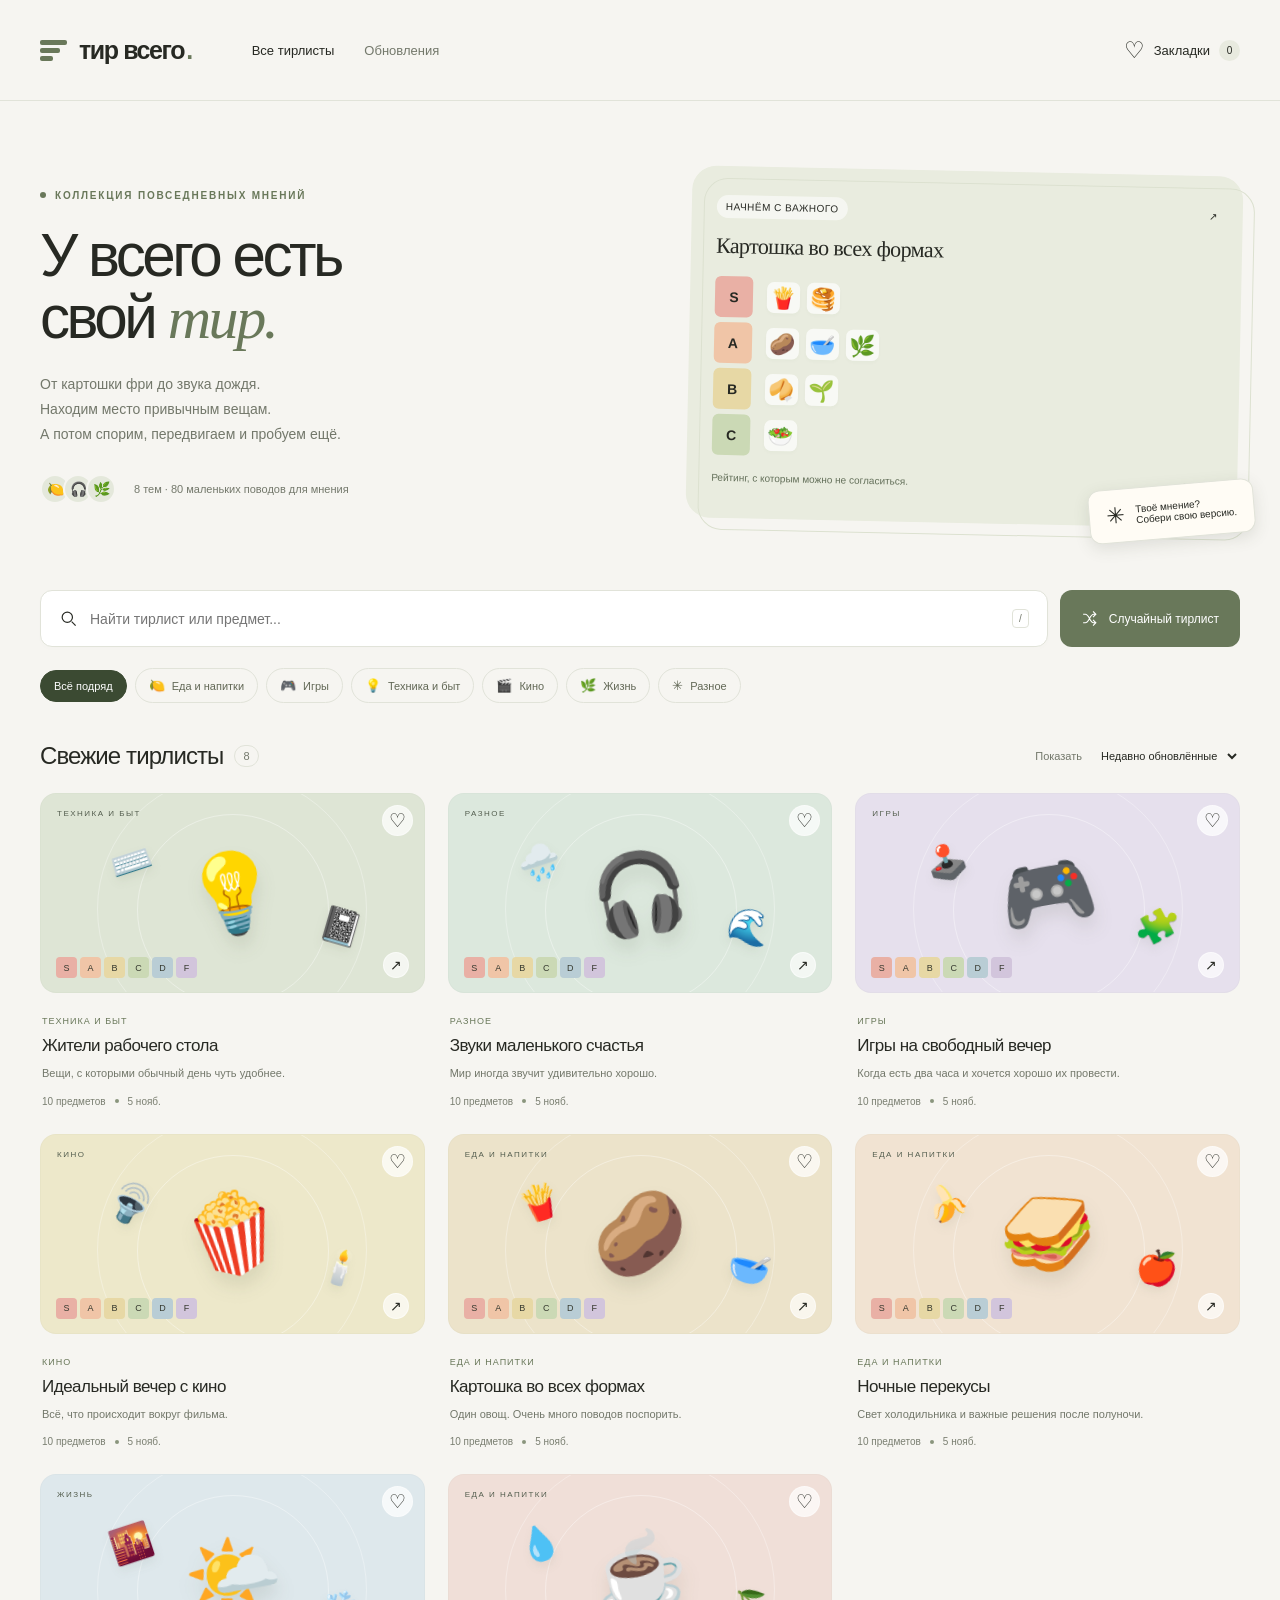
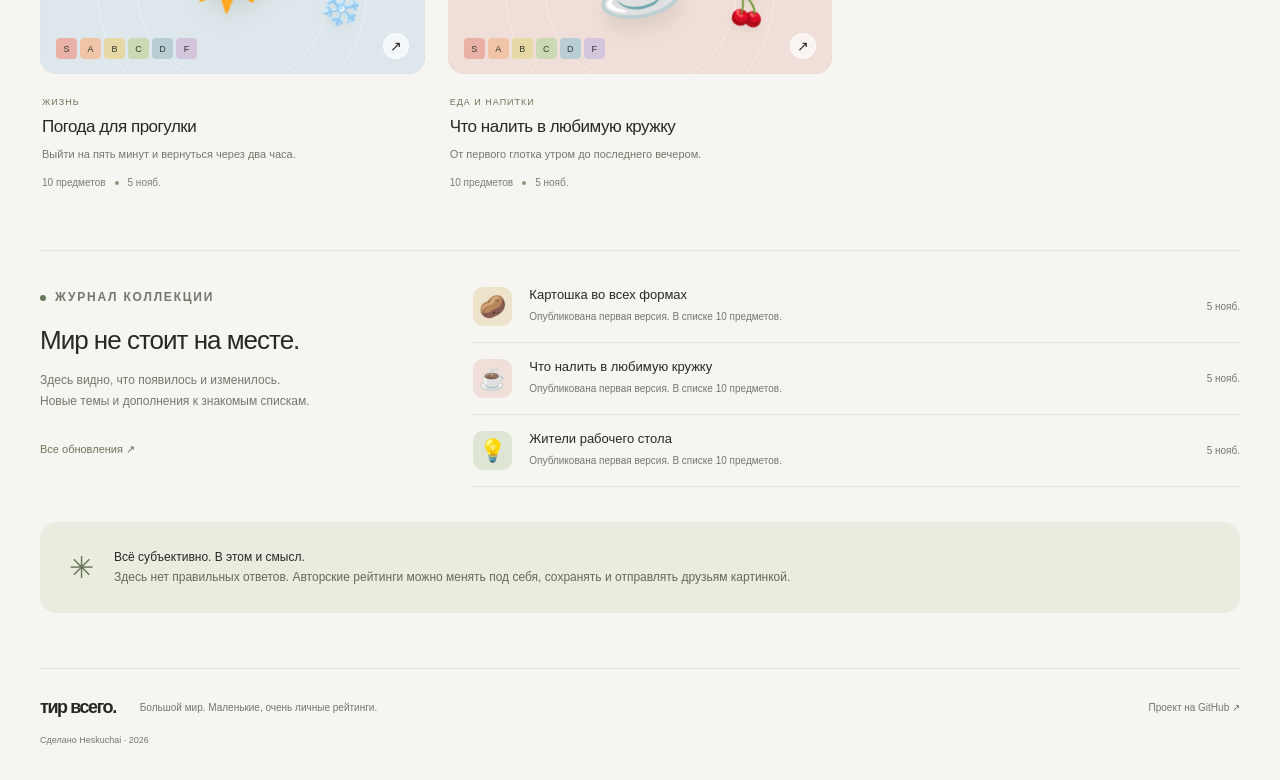
<file: docs/index.html>
<!doctype html>
<html lang="ru">
<head>
  <meta charset="UTF-8">
  <meta name="viewport" content="width=device-width,initial-scale=1">
  <meta name="theme-color" content="#f6f5f1">
  <meta name="description" content="Тир всего - маленькая энциклопедия больших и маленьких мнений. Находите рейтинги, собирайте свои версии и сохраняйте результат.">
  <title>Тир всего - у всего есть свой тир</title>
  <link rel="icon" type="image/svg+xml" href="favicon.svg?v=7a1eb0ec7f4f">
  <link rel="stylesheet" href="style.css?v=c38e03401dac">
  <script defer src="content.js?v=b841c0528653"></script>
  <script defer src="core.js?v=6eb02e076ad4"></script>
  <script defer src="app.js?v=c8950e6f2155"></script>
</head>
<body>
  <a class="skip-link" href="#main">Перейти к содержимому</a>
  <header class="header"><div class="wrap header-inner">
    <a class="brand" href="#/" aria-label="Тир всего - главная"><span class="brand-icon" aria-hidden="true"><i></i><i></i><i></i></span>тир всего<span class="brand-period">.</span></a>
    <nav aria-label="Основная навигация"><a href="#/" data-nav="catalog">Все тирлисты</a><a href="#/updates" data-nav="updates">Обновления</a></nav>
    <a class="saved-link" href="#/saved" data-nav="saved"><span aria-hidden="true">♡</span><span>Закладки</span><b id="saved-count">0</b></a>
  </div></header>
  <main id="main" class="wrap" tabindex="-1"></main>
  <footer class="wrap footer"><a class="brand footer-brand" href="#/">тир всего.</a><p>Большой мир. Маленькие, очень личные рейтинги.</p><a href="https://github.com/Heskuchai/tier-of-everything" target="_blank" rel="noopener noreferrer">Проект на GitHub ↗</a><span>Сделано Heskuchai · 2026</span></footer>
  <dialog id="item-dialog" aria-labelledby="item-title"><button class="dialog-close icon-button" aria-label="Закрыть" data-close>×</button><div id="item-content"></div></dialog>
  <dialog id="reset-dialog" aria-labelledby="reset-title"><button class="dialog-close icon-button" aria-label="Закрыть" data-close>×</button><p class="eyebrow">ЧИСТЫЙ ЛИСТ</p><h2 id="reset-title">Вернуть авторскую версию?</h2><p>Твоя расстановка в этом тирлисте будет сброшена. Закладки останутся.</p><div class="dialog-actions"><button class="button secondary" data-close>Оставить мою</button><button class="button primary" id="confirm-reset">Вернуть</button></div></dialog>
  <div id="toast" class="toast" role="status" aria-live="polite"></div>
  <noscript><p class="wrap">Для поиска и редактора нужен JavaScript. Данные тирлистов доступны в репозитории проекта.</p></noscript>
</body>
</html>
</file>
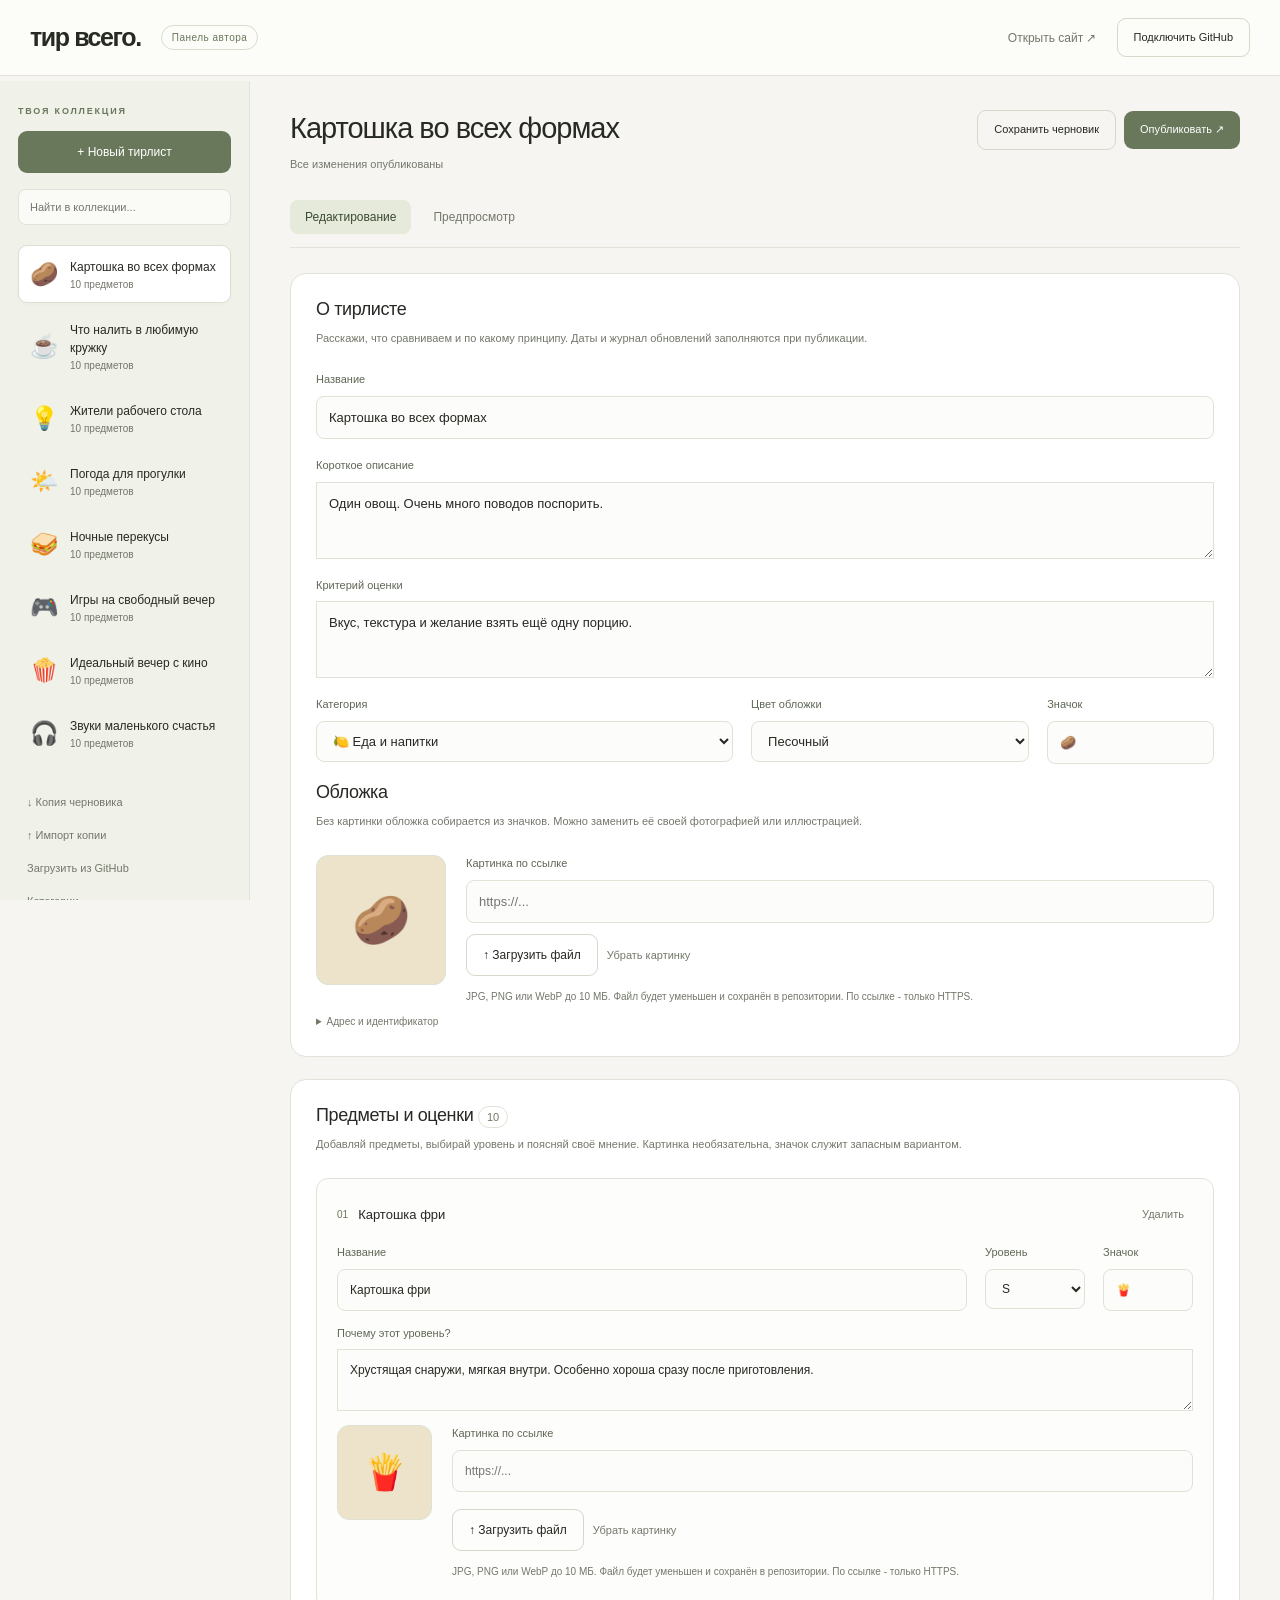
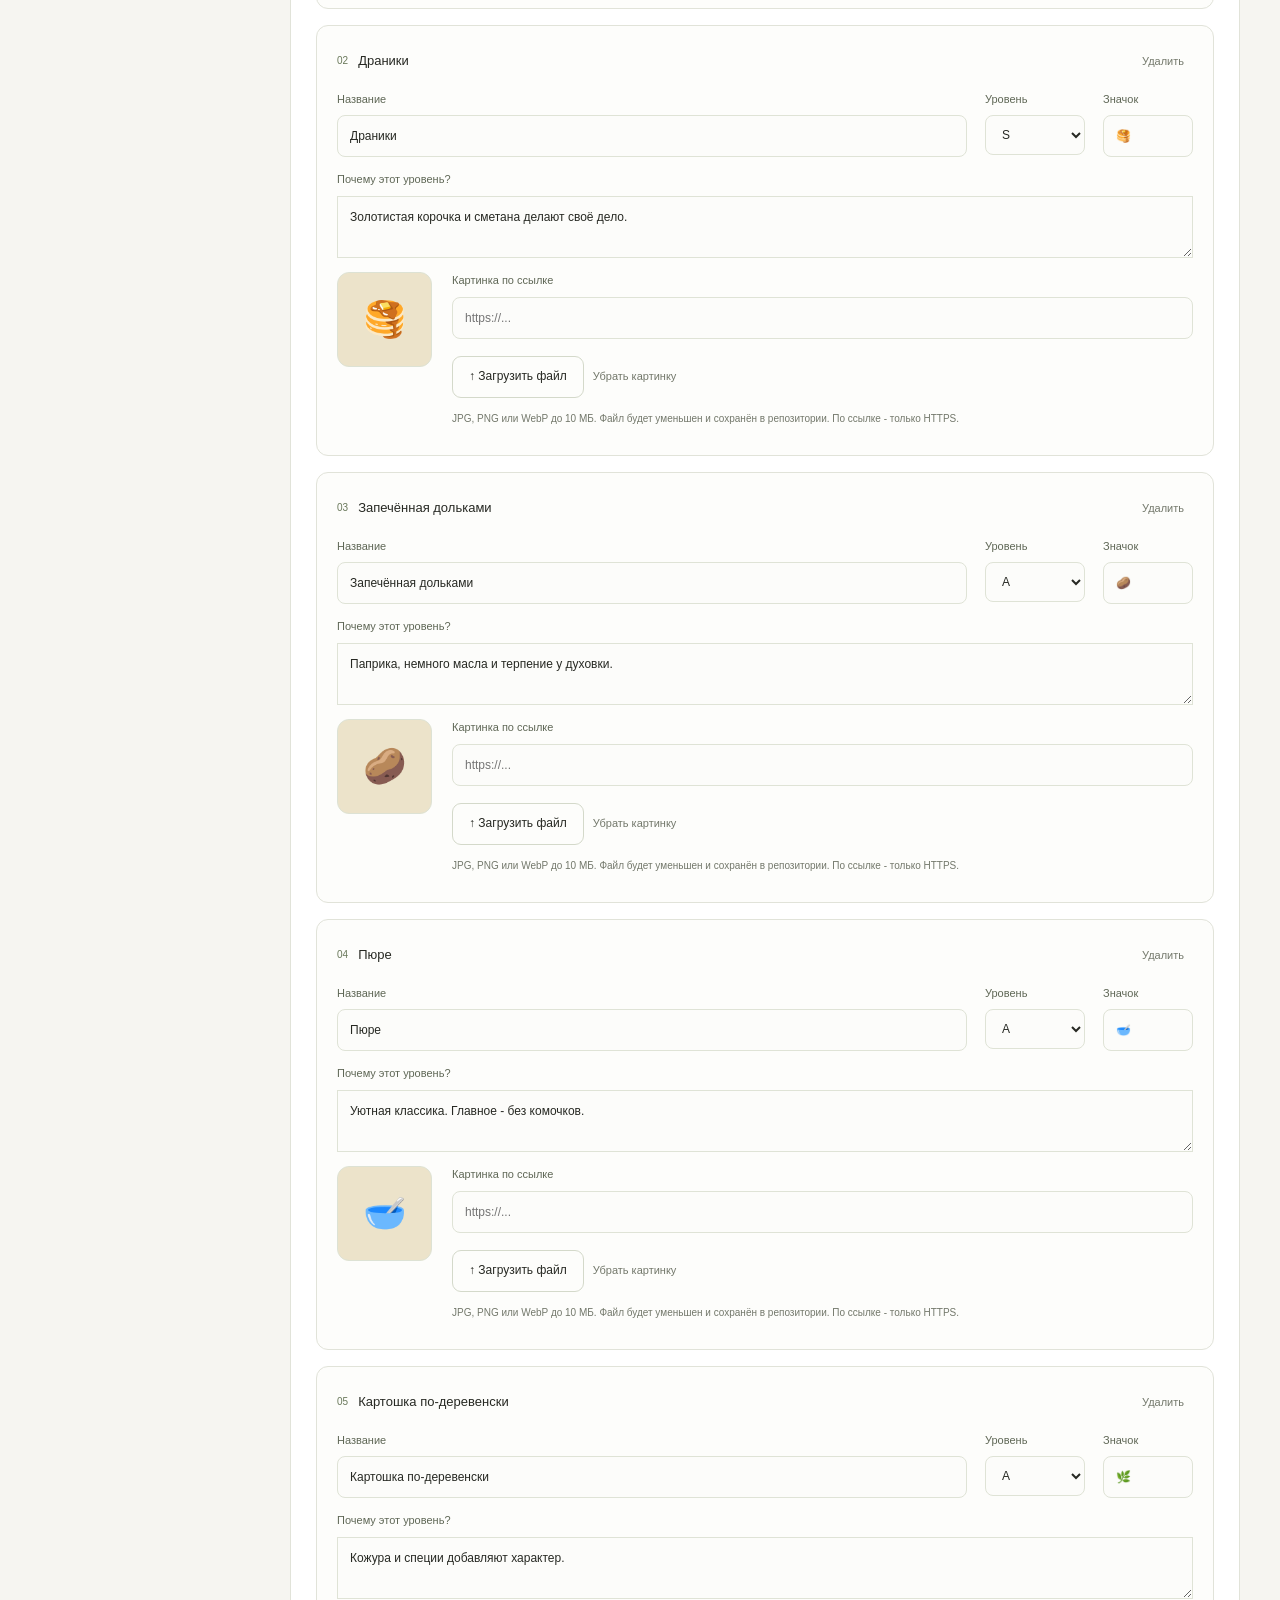
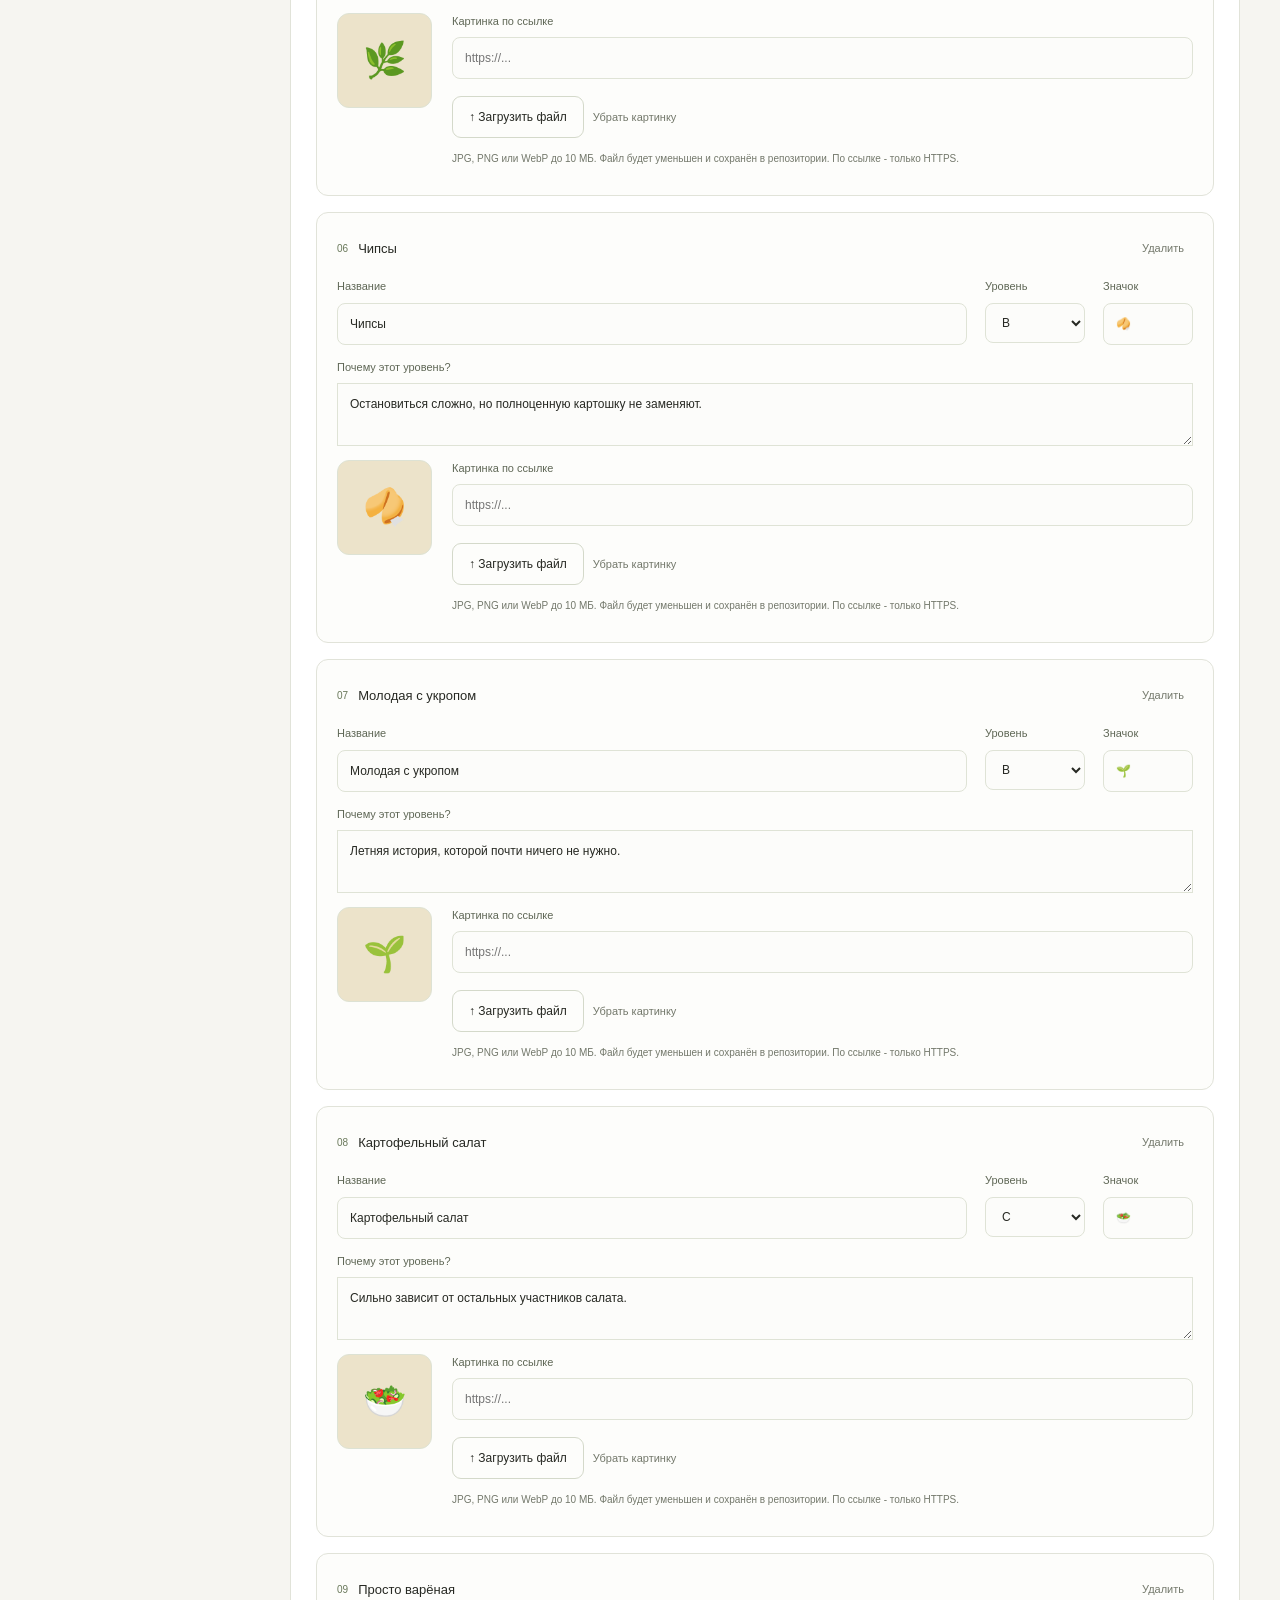
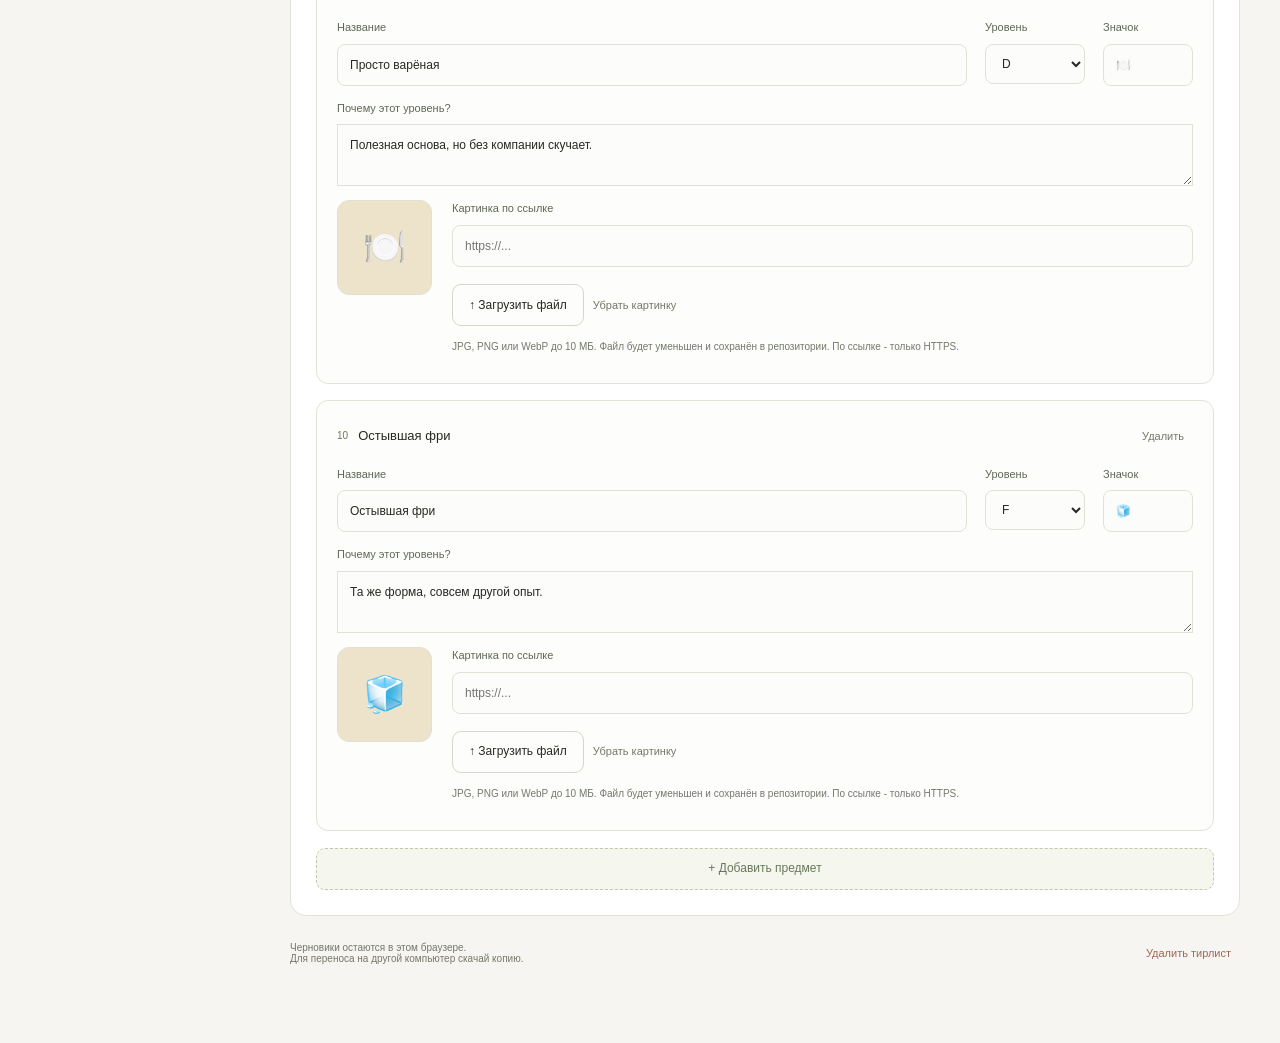
<file: docs/admin/index.html>
<!doctype html><html lang="ru"><head><meta charset="utf-8"><meta name="viewport" content="width=device-width,initial-scale=1"><meta name="robots" content="noindex,nofollow"><meta name="referrer" content="no-referrer"><meta http-equiv="Content-Security-Policy" content="default-src 'self'; script-src 'self'; style-src 'self' 'unsafe-inline'; img-src 'self' data: blob: https:; connect-src 'self' https://api.github.com; object-src 'none'; base-uri 'none'; form-action 'none'"><title>Панель автора - Тир всего</title><link rel="icon" href="../favicon.svg"><link rel="stylesheet" href="../style.css?v=c38e03401dac"><link rel="stylesheet" href="admin.css?v=e11d2a615bd5"><script defer src="../content.js?v=b841c0528653"></script><script defer src="core.js?v=9ff0b0fd9dd0"></script><script defer src="admin.js?v=5cb1c60eff69"></script></head><body class="admin-body">
<header class="admin-header"><a class="brand" href="../">тир всего.</a><span class="admin-badge">Панель автора</span><a href="../" target="_blank" rel="noopener">Открыть сайт ↗</a><button class="button secondary" id="connection">Подключить GitHub</button></header>
<div class="admin-shell"><aside class="admin-sidebar"><div class="sidebar-top"><p class="eyebrow">ТВОЯ КОЛЛЕКЦИЯ</p><button class="button primary" id="new-list">+ Новый тирлист</button><label class="sr-label" for="find-list">Найти в коллекции</label><input id="find-list" type="search" placeholder="Найти в коллекции..."></div><div id="list-menu"></div><div class="sidebar-bottom"><button class="text-button" id="backup">↓ Копия черновика</button><label class="text-button import-button">↑ Импорт копии<input id="restore" type="file" accept=".json,application/json" hidden></label><button class="text-button" id="fresh">Загрузить из GitHub</button><button class="text-button" id="categories">Категории</button><a href="https://github.com/Heskuchai/tier-of-everything/blob/main/ADMIN.md" target="_blank" rel="noopener" class="text-button">Как пользоваться ↗</a></div></aside>
<main class="admin-main" id="editor"><p>Открываем коллекцию...</p></main></div>
<div class="admin-toast" role="status" aria-live="polite" id="notice"></div>
<dialog id="connect-dialog" aria-labelledby="connect-title"><button class="dialog-close icon-button" data-close aria-label="Закрыть">×</button><p class="eyebrow">ЛИЧНЫЙ ДОСТУП</p><h2 id="connect-title">Подключим GitHub.</h2><p>Для публикации нужен аккаунт Heskuchai и ключ только для репозитория tier-of-everything.</p><ol class="connect-guide"><li>Открой <a href="https://github.com/settings/personal-access-tokens/new" target="_blank" rel="noopener noreferrer">создание fine-grained token ↗</a>.</li><li>Выбери срок действия и <strong>Only select repositories → tier-of-everything</strong>.</li><li>В Repository permissions выбери <strong>Contents → Read and write</strong>. Остальные права добавлять не нужно.</li><li>Создай ключ и вставь сюда. Не отправляй его в чат.</li></ol><label class="field">Ключ GitHub<input id="github-token" type="password" autocomplete="off" spellcheck="false" placeholder="github_pat_..."></label><p class="field-help">Ключ отправляется только в api.github.com и живёт в памяти этой вкладки. После перезагрузки потребуется ввести его снова. Черновики сохраняются отдельно, без ключа.</p><p id="connect-error" class="form-error" role="alert"></p><div class="dialog-actions"><button class="button secondary" data-close>Пока черновик</button><button class="button primary" id="connect-now">Подключить</button></div></dialog>
<dialog id="publish-dialog" aria-labelledby="publish-title"><button class="dialog-close icon-button" data-close aria-label="Закрыть">×</button><p class="eyebrow">ГОТОВО К ПУБЛИКАЦИИ</p><h2 id="publish-title">Покажем миру?</h2><p id="publish-summary"></p><label class="field">Что изменилось?<input id="change-message" maxlength="180" placeholder="Например: добавлен тирлист фруктов"></label><p class="field-help">Текст появится в журнале обновлений. После отправки в GitHub сайт пересоберётся автоматически.</p><p id="publish-error" class="form-error" role="alert"></p><div class="dialog-actions"><button class="button secondary" data-close>Ещё посмотрю</button><button class="button primary" id="publish-now">Опубликовать</button></div></dialog>
<dialog id="confirm-dialog" aria-labelledby="confirm-title"><h2 id="confirm-title"></h2><p id="confirm-copy"></p><div class="dialog-actions"><button class="button secondary" data-close>Отмена</button><button class="button primary" id="confirm-action">Продолжить</button></div></dialog>
<dialog id="categories-dialog" aria-labelledby="categories-title"><button class="dialog-close icon-button" data-close aria-label="Закрыть">×</button><p class="eyebrow">ПОРЯДОК В КОЛЛЕКЦИИ</p><h2 id="categories-title">Категории</h2><div id="category-editor"></div><button class="button secondary" id="add-category">+ Добавить категорию</button><div class="dialog-actions"><button class="button primary" id="save-categories">Сохранить</button></div><p id="category-error" class="form-error" role="alert"></p></dialog>
</body></html>
</file>
<file: docs/style.css>
:root{--bg:#f6f5f1;--paper:#fff;--ink:#272923;--muted:#73786b;--line:#e1e3d9;--olive:#69785a;--dark:#3b4a32;--s:#e9b0a5;--a:#f0c5a7;--b:#e7d8a5;--c:#cbd9b5;--d:#b9cdd5;--f:#d2c5dc;--radius:18px;font-family:Arial,'Segoe UI',sans-serif;color:var(--ink);background:var(--bg);font-synthesis:none}
*{box-sizing:border-box}body{margin:0}button,input,select{font:inherit}button,a,input,select{-webkit-tap-highlight-color:transparent}button,a{touch-action:manipulation}a{color:inherit;text-decoration:none}button{color:inherit;cursor:pointer}button:disabled{cursor:wait;opacity:.6}button{border:0}img,svg{max-width:100%}button:focus-visible,a:focus-visible,input:focus-visible,select:focus-visible{outline:3px solid #869b6d;outline-offset:4px}button,input,select{border-radius:8px}[hidden]{display:none!important}.wrap{width:min(1216px,calc(100% - 80px));margin-inline:auto}.skip-link{position:fixed;top:-100px;left:20px;padding:14px;background:var(--dark);color:white;z-index:100}.skip-link:focus{top:12px}.header{border-bottom:1px solid var(--line)}.header-inner{min-height:100px;display:flex;align-items:center;gap:60px}.brand{font-weight:800;font-size:25px;letter-spacing:-1.4px;display:inline-flex;align-items:center;gap:12px;white-space:nowrap}.brand-period{margin-left:-10px;color:var(--olive)}.brand-icon{display:grid;gap:3px;width:27px}.brand-icon i{height:5px;background:var(--olive);border-radius:2px}.brand-icon i:nth-child(2){width:20px}.brand-icon i:nth-child(3){width:13px}.header nav{display:flex;gap:30px;font-size:13px}.header nav a{color:var(--muted);padding-block:12px}.header nav a.active{color:var(--ink)}.saved-link{margin-left:auto;display:flex;align-items:center;gap:9px;font-size:13px}.saved-link>span:first-child{font-size:23px}.saved-link b{font-size:10px;background:#e8eadf;border-radius:50%;width:21px;height:21px;display:grid;place-items:center;font-weight:400}.saved-link.active{color:var(--olive)}main{min-height:65vh}.hero{display:grid;grid-template-columns:1.05fr 1fr;gap:70px;align-items:center;padding:70px 0 58px}.eyebrow{font-size:10px;letter-spacing:1.8px;font-weight:600;text-transform:uppercase;color:var(--olive);margin:0 0 24px;display:flex;align-items:center;gap:9px}.dot{height:6px;width:6px;border-radius:50%;background:var(--olive);display:inline-block}.hero h1{font-size:clamp(44px,4.7vw,68px);line-height:1.03;letter-spacing:-3.5px;font-weight:500;margin:0 0 23px}.hero h1 em{font-family:Georgia,serif;font-weight:400;color:var(--olive);letter-spacing:-2.5px}.hero-text{font-size:14px;line-height:1.8;color:var(--muted);max-width:390px}.hero-bottom{display:flex;align-items:center;gap:18px;margin-top:27px;font-size:11px;color:var(--muted)}.tiny-stack{display:flex}.tiny-stack i{display:grid;place-items:center;width:30px;height:30px;border-radius:50%;border:2px solid var(--bg);background:#e4e8db;font-size:14px;font-style:normal;margin-left:-7px}.tiny-stack i:first-child{margin-left:0}.hero-art{position:relative;padding:29px 25px 35px;background:#e9ecdf;border-radius:24px;transform:rotate(1.2deg)}.hero-art:before{content:'';position:absolute;inset:12px -12px -12px 12px;border:1px solid #dce1d0;border-radius:24px;z-index:-1}.featured-head{display:flex;justify-content:space-between;align-items:center;font-size:10px;letter-spacing:.5px;margin-bottom:15px}.featured-head>span{background:#ffffff90;padding:6px 9px;border-radius:20px}.hero-art h2{font-family:Georgia,serif;font-size:22px;font-weight:400;letter-spacing:-.6px;margin:0 0 17px}.mini-board{display:grid;gap:5px}.mini-row{display:flex;align-items:center;gap:9px;min-height:38px}.rank{display:grid;place-items:center;flex-shrink:0;font-size:14px;font-weight:700;width:38px;align-self:stretch;border-radius:6px;background:var(--tier-color)}.mini-objects{display:flex;gap:7px;padding:5px}.mini-objects span{display:grid;place-items:center;border-radius:7px;width:33px;height:31px;background:#ffffffb5;font-size:21px;box-shadow:0 2px 4px #35432b06}.featured-foot{display:flex;justify-content:space-between;font-size:10px;margin-top:17px;color:#64705a}.featured-foot strong{font-weight:400}.hero-sticker{position:absolute;right:-18px;bottom:-11px;display:flex;align-items:center;gap:11px;border:1px solid var(--line);background:#fffcf5;padding:13px 17px;border-radius:12px;transform:rotate(-6deg);box-shadow:0 5px 16px #3d4a3420;font-size:10px}.hero-sticker b{font-size:22px;font-weight:400}.hero-art:hover{transform:rotate(0)}.hero-art{transition:transform .2s}.search-band{display:flex;gap:12px;margin-top:9px}.search-box{display:flex;align-items:center;gap:12px;background:#fff;border:1px solid var(--line);border-radius:12px;flex:1;padding:0 18px;min-height:57px;box-shadow:0 2px 6px #343d2903}.search-icon{width:19px;height:19px;flex-shrink:0}.search-box input{background:none;border:0;outline:none!important;width:100%;min-width:0;font-size:14px;color:var(--ink);padding:17px 0}.search-box:focus-within{border-color:var(--olive);box-shadow:0 0 0 3px #69785a18}.key-hint{font-size:10px;border:1px solid var(--line);padding:3px 6px;border-radius:4px;color:var(--muted)}.random-button{background:var(--olive);color:#fff;border-radius:12px;padding:0 21px;display:flex;align-items:center;gap:11px;font-size:12px;white-space:nowrap}.random-button:hover{background:var(--dark)}.random-button svg{width:17px;height:17px}.category-bar{display:flex;align-items:center;gap:8px;flex-wrap:wrap;margin:21px 0 39px}.category-chip{display:flex;align-items:center;gap:7px;border:1px solid var(--line);background:transparent;padding:9px 13px;border-radius:22px;font-size:11px;color:#626856;transition:background .15s}.category-chip span{font-size:13px}.category-chip:hover{background:#eaecdf}.category-chip.active{background:var(--dark);border-color:var(--dark);color:#fff}.section-head{display:flex;align-items:center;justify-content:space-between;gap:20px;margin-bottom:23px}.section-head h2{font-weight:500;font-size:24px;letter-spacing:-.9px;margin:0;display:flex;align-items:center;gap:11px}.count-label{color:var(--muted);font-size:11px;border:1px solid var(--line);border-radius:20px;padding:4px 8px;letter-spacing:0}.sort-label{display:flex;gap:9px;align-items:center;color:var(--muted);font-size:11px}.sort-label select{border:0;background:transparent;color:var(--ink);padding:6px;max-width:190px;font-size:11px}.catalog-grid{display:grid;grid-template-columns:repeat(3,minmax(0,1fr));gap:27px 23px}.card{position:relative;min-width:0}.card-link{display:block;border-radius:16px}.cover{height:200px;border-radius:16px;background:var(--cover);position:relative;overflow:hidden;display:grid;place-items:center;border:1px solid #28362305}.cover:after{content:'';position:absolute;width:190px;height:190px;border:1px solid #ffffff60;border-radius:50%;left:calc(50% - 95px);top:20px}.cover .cover-orbit{position:absolute;width:270px;height:270px;left:calc(50% - 135px);top:-20px;border:1px solid #ffffff50;border-radius:50%}.cover-emoji{font-size:78px;position:relative;z-index:1;filter:drop-shadow(0 12px 9px #3b40241c);transform:rotate(-10deg);transition:transform .25s}.cover-float{position:absolute;font-size:34px;z-index:1;filter:drop-shadow(0 5px 5px #3b402413)}.cover-float.one{left:18%;top:24%;transform:rotate(-18deg)}.cover-float.two{right:16%;bottom:23%;transform:rotate(16deg)}.cover-tier{position:absolute;left:15px;bottom:14px;display:flex;gap:3px;z-index:2}.cover-tier i{font-style:normal;font-size:9px;display:grid;place-items:center;background:var(--tier-color);width:21px;height:21px;border-radius:4px;color:#36392f}.cover-caption{position:absolute;left:16px;top:15px;font-size:8px;letter-spacing:1.5px;color:#545e4f;z-index:2;text-transform:uppercase}.cover-open{position:absolute;bottom:14px;right:15px;width:26px;height:26px;border:1px solid #ffffff90;border-radius:50%;display:grid;place-items:center;font-size:14px;z-index:1}.card:hover .cover-emoji{transform:rotate(0) translateY(-4px)}.card .bookmark{position:absolute;right:12px;top:12px;background:#ffffffb8;z-index:3}.bookmark{width:31px;height:31px;border:1px solid #ffffff66;border-radius:50%;display:grid;place-items:center;font-size:19px;transition:background .15s}.bookmark[aria-pressed=true]{background:var(--olive);color:white}.card-info{padding:17px 2px 0}.card-category{font-size:9px;letter-spacing:1px;text-transform:uppercase;color:var(--olive)}.card h3{font-size:17px;letter-spacing:-.5px;font-weight:500;margin:8px 0}.card-description{font-size:11px;color:var(--muted);line-height:1.7;margin:0 0 13px;min-height:18px}.card-meta{font-size:10px;display:flex;gap:9px;color:#7a7f71;align-items:center}.card-meta .updated-dot{width:4px;height:4px;background:#8a957d;border-radius:50%;display:inline-block}.sand{--cover:#ece3ca}.rose{--cover:#f0dfd8}.sage{--cover:#dee5d5}.sky{--cover:#dee8ec}.peach{--cover:#f1e3d2}.lavender{--cover:#e6e0ed}.butter{--cover:#ede8ca}.mint{--cover:#dce8dd}.empty-state{padding:65px 20px;border:1px dashed #cbd1c1;border-radius:16px;text-align:center;grid-column:1/-1}.empty-state>span{font-size:35px}.empty-state h3{font-size:20px;font-weight:500}.empty-state p{font-size:13px;color:var(--muted);line-height:1.7}.empty-state button{margin-top:10px}.daily{display:grid;grid-template-columns:.8fr 1.6fr;gap:50px;margin:62px 0 30px;border-top:1px solid var(--line);padding-top:36px}.daily h2{font-size:26px;font-weight:500;letter-spacing:-1px;margin:0 0 14px}.daily .eyebrow{margin-bottom:16px}.daily p{font-size:12px;color:var(--muted);line-height:1.8;max-width:280px}.daily-entry{display:flex;gap:17px;align-items:center;padding:16px 0;border-bottom:1px solid var(--line)}.daily-entry:first-child{padding-top:0}.daily-entry>span{width:39px;height:39px;background:var(--cover);display:grid;place-items:center;border-radius:10px;font-size:22px;flex-shrink:0}.daily-entry h3{font-size:13px;font-weight:500;margin:0 0 6px}.daily-entry p{font-size:10px;margin:0;max-width:none}.daily-entry time{font-size:10px;margin-left:auto;color:var(--muted);white-space:nowrap}.daily-more{font-size:11px;color:var(--olive);display:inline-block;margin-top:18px}.manifesto{margin:35px 0 55px;background:#e9ecdf;border-radius:16px;display:flex;align-items:center;gap:20px;padding:25px 29px}.manifesto>span{font-size:30px;color:var(--olive)}.manifesto p{font-size:12px;line-height:1.7;margin:0;color:#626c56}.manifesto strong{font-weight:500;color:var(--ink)}.footer{border-top:1px solid var(--line);padding-block:28px 35px;display:flex;align-items:center;gap:24px;flex-wrap:wrap;font-size:10px;color:var(--muted)}.footer-brand{font-size:18px;color:var(--ink)}.footer p{margin:0}.footer>a:nth-last-child(2){margin-left:auto}.footer>span{width:100%;font-size:9px;margin-top:-7px}.button{display:inline-flex;align-items:center;justify-content:center;gap:9px;min-height:42px;padding:11px 16px;border-radius:9px;font-size:12px;line-height:1.4}.primary{background:var(--olive);color:white}.primary:hover{background:var(--dark)}.secondary{background:transparent;border:1px solid #d4d9ca}.secondary:hover{background:#e9ecdf}.text-button{padding:9px;background:transparent;font-size:11px;color:var(--muted)}.text-button:hover{color:var(--ink)}.page-intro{padding:50px 0 28px}.page-intro h1{font-size:43px;letter-spacing:-1.8px;font-weight:500;margin:0 0 15px}.page-intro p{font-size:13px;line-height:1.8;color:var(--muted);max-width:590px}.page-intro .eyebrow{margin-bottom:16px}.back-link{display:inline-flex;font-size:11px;color:var(--muted);margin:32px 0 0}.detail-heading{display:grid;grid-template-columns:1fr auto;align-items:end;gap:25px;padding-top:30px;margin-bottom:25px}.detail-heading h1{font-size:42px;line-height:1.12;font-weight:500;letter-spacing:-1.8px;margin:12px 0 13px;max-width:740px}.detail-heading p{font-size:13px;color:var(--muted);line-height:1.8;margin:0}.detail-heading .detail-mark{width:110px;height:110px;display:grid;place-items:center;background:var(--cover);border-radius:22px;font-size:58px;transform:rotate(4deg)}.detail-meta{display:flex;align-items:center;gap:14px;font-size:10px;color:var(--muted);margin-top:16px;flex-wrap:wrap}.criteria{border-left:2px solid #b5bea8;padding:5px 15px;margin:25px 0 24px;color:#666e5b;font-size:12px;line-height:1.8}.criteria strong{font-weight:500;color:var(--ink)}.board-toolbar{display:flex;align-items:center;gap:10px;flex-wrap:wrap;padding-bottom:18px}.board-toolbar .right-actions{display:flex;align-items:center;gap:3px;margin-left:auto;flex-wrap:wrap}.version-label{font-size:10px;border-radius:20px;padding:7px 10px;background:#e7ebdd;color:#526348}.tier-board{display:grid;gap:6px;overflow:hidden}.tier-row{display:grid;grid-template-columns:70px 1fr;min-height:98px;border-radius:10px;border:1px solid var(--line);background:#fbfbf8;overflow:hidden;transition:border-color .15s,background .15s}.tier-row .rank{width:auto;border-radius:0;font-size:25px;display:flex;flex-direction:column;gap:4px}.tier-row .rank small{font-size:8px;font-weight:400;letter-spacing:.1px}.tier-drop{display:flex;flex-wrap:wrap;gap:8px;padding:10px;min-height:96px;align-items:center}.tier-row.drag-over{border-color:var(--olive);background:#e4ebda}.tier-item{display:flex;flex-direction:column;align-items:center;justify-content:center;gap:6px;width:99px;min-height:78px;background:white;border:1px solid #e6e8de;border-radius:9px;padding:7px 5px;transition:transform .15s,box-shadow .15s}.tier-item:hover{transform:translateY(-2px);box-shadow:0 4px 10px #2a342b0a}.tier-item[draggable=true]{cursor:grab}.tier-item.dragging{opacity:.35}.tier-item>span{font-size:29px;line-height:1.1}.tier-item>small{font-size:9px;line-height:1.35;max-width:88px;text-align:center}.empty-tier{font-size:11px;color:#a0a696;margin-left:8px}.board-help{display:flex;justify-content:space-between;gap:20px;font-size:10px;color:var(--muted);line-height:1.8;margin-top:15px}.board-help p{margin:0}.detail-bottom{display:grid;grid-template-columns:1fr 1fr;gap:55px;padding:40px 0;border-bottom:1px solid var(--line);margin-bottom:35px}.detail-bottom h2{font-size:17px;font-weight:500;margin:0 0 14px}.detail-bottom p,.detail-bottom li{font-size:12px;color:var(--muted);line-height:1.8}.detail-bottom ul{list-style:none;margin:0;padding:0}.history-entry{padding-bottom:12px}.history-entry time{font-size:10px;color:var(--olive);display:block}.related{padding-bottom:45px}.related .cover{height:150px}.related .cover-emoji{font-size:60px}.updates-page{max-width:850px;min-height:60vh;padding-bottom:55px}.date-group{padding:20px 0 10px}.date-group>h2{font-size:13px;color:var(--olive);font-weight:500;letter-spacing:.4px;margin-bottom:25px}.update-line{display:grid;grid-template-columns:44px 1fr auto;gap:16px;align-items:center;padding:18px 0;border-bottom:1px solid var(--line)}.update-line>span{font-size:24px;background:var(--cover);border-radius:10px;padding:8px}.update-line h3{font-size:15px;font-weight:500;margin:0 0 7px}.update-line p{font-size:11px;color:var(--muted);margin:0;line-height:1.7}.update-line>i{font-style:normal;font-size:18px;color:var(--olive)}dialog{background:var(--bg);color:var(--ink);border:1px solid var(--line);border-radius:20px;padding:35px;width:min(470px,calc(100% - 32px));max-height:85dvh;overflow:auto;box-shadow:0 25px 100px #27322030}dialog::backdrop{background:#242e2566;backdrop-filter:blur(3px)}dialog h2{font-size:26px;letter-spacing:-.8px;font-weight:500;margin:12px 0 15px;line-height:1.2}dialog p{font-size:13px;line-height:1.8;color:var(--muted)}.dialog-close{position:absolute;right:13px;top:13px}.icon-button{width:30px;height:30px;border-radius:50%;background:#e7eadd;font-size:21px;display:grid;place-items:center}.item-portrait{font-size:65px;width:105px;height:105px;border-radius:22px;background:var(--cover);display:grid;place-items:center;margin-bottom:20px}.dialog-tier{display:inline-flex;align-items:center;gap:8px;font-size:11px;padding:7px 11px;border-radius:7px;background:var(--tier-color)}.move-label{font-size:12px;display:flex;flex-direction:column;gap:10px;margin:24px 0 14px}.move-label select{border:1px solid var(--line);background:white;padding:12px}.dialog-actions{display:flex;gap:10px;justify-content:flex-end;margin-top:23px}.toast{position:fixed;bottom:25px;left:50%;transform:translate(-50%,15px);background:var(--dark);color:white;padding:13px 20px;border-radius:11px;font-size:12px;box-shadow:0 6px 30px #28352325;opacity:0;pointer-events:none;transition:opacity .2s,transform .2s;z-index:100;max-width:calc(100% - 32px);width:max-content;text-align:center;line-height:1.6}.toast.visible{opacity:1;transform:translate(-50%,0)}
.cover-photo{position:absolute;inset:0;width:100%;height:100%;object-fit:cover}.cover.has-photo:after,.cover.has-photo .cover-orbit{display:none}.cover.has-photo .cover-caption{background:#ffffffdd;padding:5px 8px;border-radius:5px}.tier-item>span.item-visual{width:100%;height:36px;display:grid;place-items:center}.item-visual img{width:100%;height:36px;object-fit:contain}.mini-objects img{width:100%;height:100%;object-fit:contain}.detail-mark img,.item-portrait img{width:100%;height:100%;object-fit:contain;border-radius:inherit}.item-portrait{overflow:hidden}.cover-open{background:#ffffffa8}.detail-mark{overflow:hidden}main:focus{outline:none}
@media(min-width:1500px){.wrap{width:min(1260px,calc(100% - 120px))}.hero{gap:130px}.cover{height:215px}}
@media(max-width:1000px){.wrap{width:calc(100% - 48px)}.hero{gap:35px;padding-top:50px}.hero h1{font-size:50px}.hero-art{padding:22px 18px}.hero-sticker{right:-8px}.cover{height:170px}.cover-emoji{font-size:64px}.cover-float{font-size:27px}.cover-float.one{left:12%}.cover-float.two{right:12%}.header-inner{gap:40px}.daily{gap:30px}.footer p{display:none}.detail-heading h1{font-size:36px}}
@media(max-width:720px){.wrap{width:calc(100% - 32px)}.header-inner{min-height:77px;gap:18px;flex-wrap:wrap}.brand{font-size:23px;gap:9px}.brand-icon{width:24px}.header nav{order:3;width:100%;gap:24px;padding-bottom:10px;margin-top:-9px;font-size:12px}.header nav a{padding:5px 0}.saved-link{font-size:12px}.saved-link>span:first-child{font-size:21px}.hero{grid-template-columns:1fr;gap:35px;padding:39px 0 41px}.hero h1{font-size:52px;letter-spacing:-2.7px;margin-bottom:18px}.hero .eyebrow{font-size:9px;margin-bottom:22px}.hero-text{font-size:13px;max-width:330px}.hero-bottom{margin-top:20px}.hero-art{width:calc(100% - 14px);max-width:450px;justify-self:center;padding:23px;transform:rotate(.8deg)}.hero-art:before{inset:8px -8px -8px 8px}.hero-art h2{font-size:23px}.hero-sticker{right:-3px;padding:11px 14px}.mini-row{min-height:31px}.mini-row .rank{font-size:12px;width:30px}.mini-objects{padding:2px;gap:5px}.mini-objects span{width:29px;height:27px;font-size:18px}.featured-foot{font-size:9px}.search-band{flex-wrap:wrap;gap:9px}.search-box{min-height:51px;flex-basis:100%;padding-inline:14px}.search-box input{font-size:13px;padding:15px 0}.random-button{min-height:39px;font-size:11px;padding:10px 14px}.category-bar{gap:7px;margin:17px 0 28px}.category-chip{font-size:10px;padding:8px 11px}.section-head{gap:10px;align-items:flex-start;margin-bottom:18px}.section-head h2{font-size:21px;letter-spacing:-.7px;gap:8px}.sort-label{font-size:10px;gap:3px}.sort-label>span{display:none}.sort-label select{max-width:145px;font-size:10px;padding:4px}.catalog-grid{grid-template-columns:repeat(2,minmax(0,1fr));gap:24px 13px}.cover{height:160px;border-radius:12px}.cover-emoji{font-size:59px}.cover-float{font-size:24px}.cover-float.one{left:9%;top:30%}.cover-float.two{right:8%;bottom:28%}.cover-caption{font-size:6px;letter-spacing:.7px;left:10px;top:13px;max-width:70%}.cover-tier{left:10px;bottom:10px;gap:2px}.cover-tier i{width:16px;height:16px;font-size:7px}.cover-open{width:22px;height:22px;right:10px;bottom:10px;font-size:12px}.card .bookmark{right:8px;top:8px;width:27px;height:27px;font-size:17px}.card-info{padding-top:13px}.card-category{font-size:7px;letter-spacing:.6px}.card h3{font-size:15px;line-height:1.3;letter-spacing:-.3px;margin:7px 0}.card-description{font-size:10px;line-height:1.65;margin-bottom:9px}.card-meta{font-size:8px;gap:5px;flex-wrap:wrap}.daily{grid-template-columns:1fr;gap:12px;margin-top:39px;padding-top:28px}.daily p{max-width:none}.daily h2{font-size:25px}.daily-entry time{font-size:9px}.manifesto{padding:19px;gap:14px;margin:28px 0 34px}.manifesto p{font-size:11px}.footer{gap:16px;padding-block:24px;font-size:9px}.footer-brand{font-size:17px}.footer>span{margin-top:0}.page-intro{padding-top:35px}.page-intro h1{font-size:36px}.page-intro p{font-size:12px}.detail-heading{grid-template-columns:1fr auto;gap:15px;padding-top:24px}.detail-heading h1{font-size:30px;letter-spacing:-1px;margin-top:10px}.detail-heading p{font-size:12px}.detail-heading .detail-mark{width:65px;height:65px;border-radius:15px;font-size:36px;align-self:start;margin-top:24px}.detail-meta{font-size:9px;gap:10px}.criteria{font-size:11px;margin:20px 0}.board-toolbar .right-actions{margin-left:0;width:100%;gap:2px}.board-toolbar{gap:8px}.button{font-size:11px;padding:10px 12px;min-height:40px}.text-button{font-size:10px}.tier-row{grid-template-columns:44px 1fr;min-height:83px}.tier-row .rank{font-size:20px}.tier-row .rank small{font-size:6px}.tier-drop{gap:5px;padding:6px;min-height:81px}.tier-item{width:73px;min-height:68px;padding:6px 3px}.tier-item>span{font-size:24px}.tier-item>small{font-size:8px;max-width:65px}.empty-tier{font-size:9px}.board-help{flex-direction:column;gap:4px;font-size:9px}.detail-bottom{grid-template-columns:1fr;gap:20px;padding:28px 0}.related .catalog-grid{grid-template-columns:repeat(2,minmax(0,1fr))}.related .card:nth-child(3){display:none}.related .cover{height:135px}.related .cover-emoji{font-size:51px}.update-line{grid-template-columns:36px 1fr auto;gap:12px}.update-line>span{font-size:20px;padding:7px}.update-line h3{font-size:14px}.update-line p{font-size:10px}.empty-state{padding:40px 15px}.empty-state p{font-size:12px}dialog{padding:30px 24px}.key-hint{display:none}}
@media(max-width:720px){.hero-art{display:none}.hero{gap:0;padding-bottom:25px}}
@media(max-width:370px){.cover{height:145px}.hero h1{font-size:46px}.cover-float{font-size:21px}.cover-emoji{font-size:53px}.tier-item{width:68px}.detail-heading h1{font-size:27px}}
@media(prefers-reduced-motion:reduce){*,*:before,*:after{animation:none!important;transition:none!important;scroll-behavior:auto!important}}
</file>
<file: docs/admin/admin.css>
.admin-body{background:#f6f5f1}.admin-header{display:flex;align-items:center;gap:20px;padding:18px 30px;border-bottom:1px solid var(--line);background:#fcfcf9;position:sticky;top:0;z-index:10}.admin-header>a:not(.brand){margin-left:auto;font-size:12px;color:var(--muted)}.admin-header .button{min-height:36px;font-size:11px}.admin-badge{font-size:10px;letter-spacing:.5px;color:var(--olive);padding:6px 10px;border:1px solid #d7ddcd;border-radius:20px}.admin-shell{display:grid;grid-template-columns:250px 1fr;min-height:calc(100vh - 82px)}.admin-sidebar{padding:25px 18px;border-right:1px solid var(--line);background:#f0f1e9;display:flex;flex-direction:column;gap:20px;position:sticky;top:81px;height:calc(100vh - 81px);overflow:auto}.sidebar-top .eyebrow{font-size:9px;margin-bottom:15px}.sidebar-top .button{width:100%;margin-bottom:16px}.sidebar-top input{width:100%;background:#fafbf6;border:1px solid var(--line);padding:11px;font-size:11px}.sr-label{position:absolute;width:1px;height:1px;overflow:hidden;clip-path:inset(50%)}.menu-list{display:flex;width:100%;align-items:center;gap:11px;padding:12px 11px;border-radius:9px;text-align:left;background:transparent;margin-bottom:5px;border:1px solid transparent}.menu-list>span{font-size:23px}.menu-list>div{min-width:0}.menu-list strong{font-size:12px;font-weight:500;display:block;line-height:1.5}.menu-list small{font-size:10px;color:var(--muted);display:block;margin-top:3px}.menu-list.active{background:white;border-color:#dbe0d1;box-shadow:0 2px 5px #344c2b05}.menu-list:hover{background:#f9faf4}.dirty-dot{display:inline-block;width:5px;height:5px;border-radius:50%;background:#ba9363;margin-left:5px;vertical-align:middle}.sidebar-bottom{margin-top:auto;display:grid;gap:3px}.sidebar-bottom .text-button{text-align:left;justify-content:flex-start}.import-button{cursor:pointer;display:block}.admin-main{padding:34px 40px 75px;max-width:1380px;min-width:0;width:100%;margin:auto}.editor-head{display:flex;align-items:flex-start;gap:20px;margin-bottom:26px}.editor-head h1{font-size:29px;font-weight:500;letter-spacing:-1px;line-height:1.3;margin:0 0 8px}.editor-head p{font-size:11px;color:var(--muted);line-height:1.6;margin:0}.editor-actions{margin-left:auto;display:flex;gap:8px;align-items:center;flex-wrap:wrap;justify-content:flex-end}.editor-actions .button{min-height:37px;font-size:11px}.editor-actions .text-button{font-size:10px}.editor-tabs{display:flex;gap:7px;border-bottom:1px solid var(--line);padding-bottom:13px;margin-bottom:25px}.editor-tabs button{font-size:12px;padding:10px 15px;background:transparent;color:var(--muted)}.editor-tabs button.active{background:#e6eadb;color:var(--dark)}.editor-panel{background:#fff;border:1px solid var(--line);border-radius:16px;padding:25px;margin-bottom:22px}.editor-panel h2{font-size:18px;font-weight:500;letter-spacing:-.4px;margin:0 0 9px}.panel-copy{font-size:11px;color:var(--muted);line-height:1.8;margin:0 0 23px}.field{display:flex;flex-direction:column;gap:8px;font-size:11px;color:#5f6756;line-height:1.5;margin-bottom:18px;min-width:0}.field input,.field select,.field textarea{width:100%;padding:11px 12px;border:1px solid #dfe3d6;background:#fcfcfa;color:var(--ink);font-size:13px;min-width:0;resize:vertical}.field textarea{min-height:77px;line-height:1.6}.field input:focus,.field textarea:focus{background:white}.field-help{font-size:10px!important;line-height:1.8!important;color:var(--muted)}.fields-row{display:grid;grid-template-columns:1fr 1fr;gap:18px}.fields-row.three{grid-template-columns:1.5fr 1fr .6fr}.image-editor{display:grid;grid-template-columns:130px 1fr;gap:20px;align-items:start;margin-top:8px}.image-preview{background:var(--cover,#ecefdf);border-radius:12px;overflow:hidden;aspect-ratio:1;display:grid;place-items:center;font-size:47px;position:relative;border:1px solid #dde2d4}.image-preview img{width:100%;height:100%;position:absolute;object-fit:contain}.image-tools{min-width:0}.image-tools .field{margin:0 0 8px}.image-upload{display:inline-flex;cursor:pointer;margin:3px 0 5px}.image-tools .field-help{margin:7px 0}.item-editor{border:1px solid var(--line);border-radius:12px;padding:20px;margin-top:16px;background:#fdfdfb}.item-head{display:flex;align-items:center;gap:10px;margin-bottom:15px}.item-head strong{font-size:13px;font-weight:500;overflow-wrap:anywhere}.item-head>span{font-size:10px;color:var(--olive)}.item-head .text-button{margin-left:auto}.item-editor .image-editor{grid-template-columns:95px 1fr}.item-editor .image-preview{font-size:35px}.item-editor .fields-row{grid-template-columns:1fr 100px 90px}.item-editor .field{margin-bottom:14px}.item-editor .field input,.item-editor .field select,.item-editor .field textarea{font-size:12px}.item-editor .field textarea{min-height:60px}.add-item{width:100%;border:1px dashed #bec7af;margin-top:17px;background:#f5f7ef;color:var(--olive)}.editor-footer{display:flex;align-items:center;gap:20px;justify-content:space-between;font-size:10px;color:var(--muted)}.editor-footer .text-button{color:#9d6856}.preview-board{display:grid;gap:6px;margin-top:22px}.preview-row{display:flex;min-height:80px;gap:8px;border:1px solid var(--line);border-radius:9px;overflow:hidden;background:white}.preview-rank{background:var(--tier-color);width:48px;display:grid;place-items:center;flex-shrink:0;font-size:20px}.preview-items{display:flex;gap:8px;flex-wrap:wrap;align-items:center;padding:8px}.preview-item{width:85px;text-align:center;font-size:9px;line-height:1.4;overflow-wrap:anywhere}.preview-item>span{display:grid;place-items:center;height:58px;font-size:29px;margin-bottom:6px}.preview-item img{width:100%;height:58px;object-fit:contain}.preview-header{display:flex;gap:18px;align-items:center}.preview-header img{width:100px;height:100px;object-fit:cover;border-radius:15px}.preview-header h2{font-size:28px}.preview-header p{font-size:12px;color:var(--muted)}.admin-toast{position:fixed;bottom:20px;left:50%;transform:translateX(-50%);padding:13px 19px;background:var(--dark);color:white;border-radius:10px;box-shadow:0 5px 25px #26352120;font-size:12px;line-height:1.7;max-width:calc(100% - 30px);display:none;z-index:50}.admin-toast.visible{display:block}.form-error{color:#a24c3c!important;font-size:12px!important;white-space:pre-line;overflow-wrap:anywhere}.connect-guide{font-size:12px;line-height:1.8;padding-left:18px;color:var(--muted)}.connect-guide li{padding-bottom:10px}.connect-guide strong{font-weight:500;color:var(--ink)}.connect-guide a{color:var(--olive);text-decoration:underline}.category-edit-row{display:grid;grid-template-columns:45px 1fr 85px;gap:9px;margin-bottom:12px}.category-edit-row input{min-width:0;width:100%;padding:10px;border:1px solid var(--line);font-size:12px}.category-edit-row button{font-size:10px;background:transparent;color:#92634c}body:has(dialog[open]){overflow:hidden}.publication-result{padding:16px 20px;border-radius:11px;border:1px solid #cdd8bd;background:#eef3e6;font-size:12px;line-height:1.8;margin-bottom:22px}.publication-result a{text-decoration:underline}.empty-editor{text-align:center;padding:70px 10px}.item-empty{font-size:12px;line-height:1.8;color:var(--muted)}
@media(max-width:1050px){.admin-shell{grid-template-columns:210px 1fr}.admin-main{padding:27px 24px 50px}.admin-header{padding-inline:23px;gap:14px}.editor-head{flex-wrap:wrap}.editor-actions{margin-left:0;justify-content:flex-start}.item-editor{padding:15px}.editor-panel{padding:20px}.fields-row.three{grid-template-columns:1fr 1fr}.fields-row.three .field:last-child{grid-column:1/-1}.image-editor{grid-template-columns:100px 1fr;gap:15px}}
@media(max-width:720px){.admin-header{position:static;padding:16px;flex-wrap:wrap;gap:12px}.admin-header .brand{font-size:22px}.admin-badge{font-size:9px}.admin-header>a:not(.brand){font-size:10px;margin-left:0}.admin-header #connection{margin-left:auto;font-size:10px}.admin-shell{grid-template-columns:1fr}.admin-sidebar{position:static;height:auto;border-right:0;border-bottom:1px solid var(--line);padding:17px 16px;gap:14px}.sidebar-top{display:grid;grid-template-columns:1fr 1fr;gap:12px;align-items:center}.sidebar-top .eyebrow{display:none}.sidebar-top .button{margin:0;font-size:11px}.sidebar-top input{font-size:11px}.sidebar-bottom{display:flex;flex-wrap:wrap;gap:4px}.sidebar-bottom .text-button{font-size:10px;padding:7px}.menu-list{width:auto;flex-shrink:0;max-width:220px;margin:0}.menu-list strong{font-size:11px}.menu-list>span{font-size:21px}#list-menu{display:flex;gap:7px;overflow-x:auto;padding-bottom:5px}.admin-main{padding:25px 16px 50px}.editor-head h1{font-size:25px}.editor-actions{gap:7px}.editor-actions .button{font-size:10px;padding:9px 12px}.editor-panel{padding:18px 15px}.fields-row,.fields-row.three{grid-template-columns:1fr;gap:0}.fields-row.three .field:last-child{grid-column:auto}.image-editor{grid-template-columns:80px 1fr;gap:12px}.field input,.field select,.field textarea{font-size:14px}.image-tools .field input{font-size:12px}.item-editor .fields-row{grid-template-columns:1fr 70px}.item-editor .fields-row .field:first-child{grid-column:1/-1}.item-editor{padding:13px}.item-editor .image-editor{grid-template-columns:65px 1fr}.image-preview{border-radius:9px}.image-upload{font-size:10px;min-height:35px}.preview-header h2{font-size:23px}.preview-item{width:66px;font-size:8px}.preview-rank{width:33px}.preview-items{gap:5px}.preview-item>span,.preview-item img{height:45px}.editor-footer{align-items:flex-start;gap:10px}.category-edit-row{grid-template-columns:38px 1fr 65px;gap:5px}.connect-guide{font-size:11px}.editor-tabs button{font-size:11px;padding:9px 12px}}

.admin-body textarea{font:inherit;font-size:13px;line-height:1.6}
</file>
